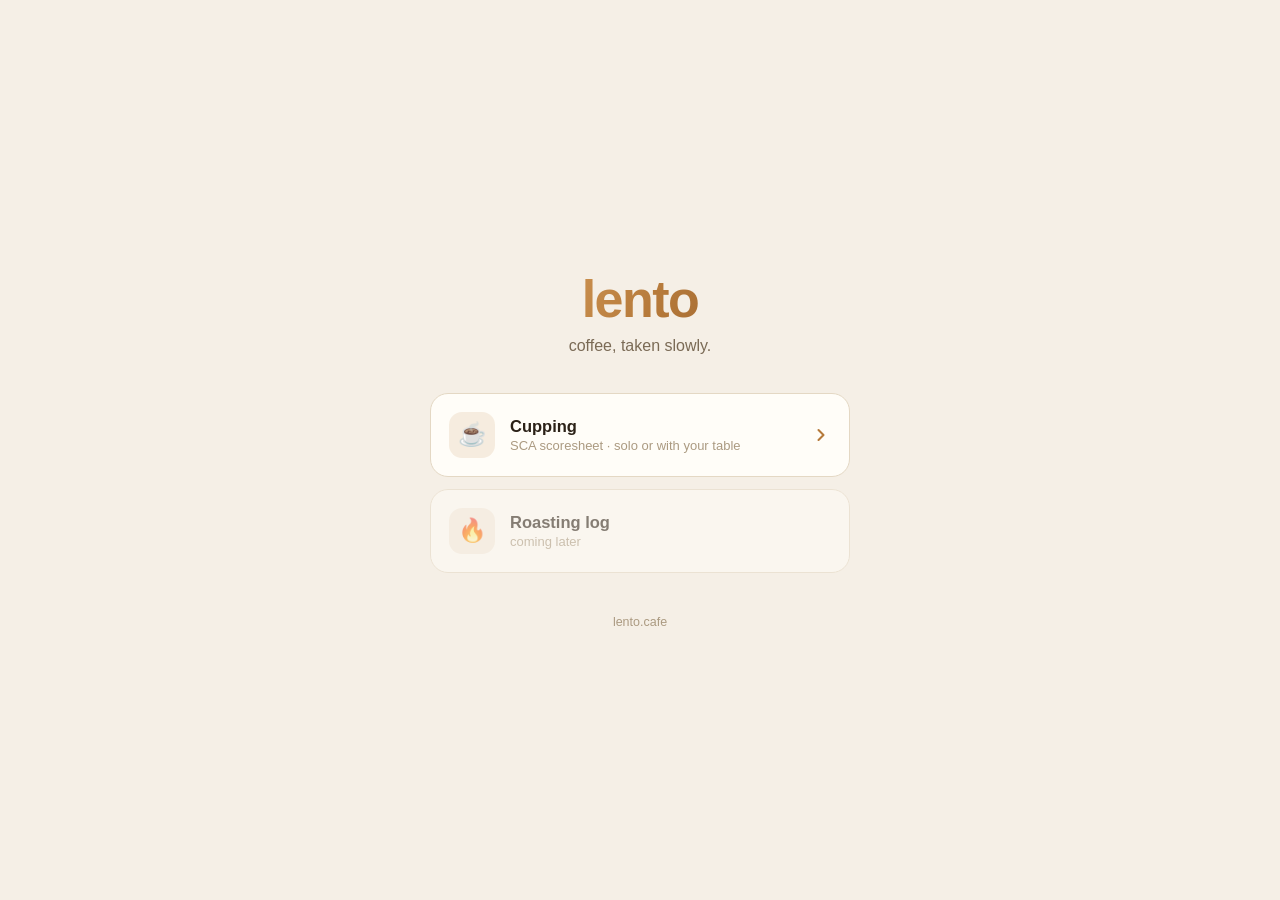
<file: index.html>
<!DOCTYPE html>
<html lang="en">
<head>
  <meta charset="UTF-8">
  <meta name="viewport" content="width=device-width, initial-scale=1.0, viewport-fit=cover">
  <meta name="theme-color" content="#f5efe6">
  <title>lento.cafe</title>
  <meta name="description" content="lento — coffee, taken slowly. Tools for people who cup, roast, and care.">
  <link rel="icon" href="data:image/svg+xml,%3Csvg xmlns='http://www.w3.org/2000/svg' viewBox='0 0 100 100'%3E%3Ctext y='.9em' font-size='90'%3E%E2%98%95%EF%B8%8F%3C/text%3E%3C/svg%3E">
  <style>
    :root {
      --bg: #f5efe6;
      --bg-card: #fffdf8;
      --line: #e4d8c4;
      --text: #2b2117;
      --text-dim: #7a6a55;
      --text-faint: #ab9a81;
      --accent: #b5793a;
      --accent-deep: #8a5526;
      --accent-soft: rgba(181, 121, 58, 0.13);
      --spring: cubic-bezier(0.32, 1.4, 0.45, 1);
    }
    * { margin: 0; padding: 0; box-sizing: border-box; }
    body {
      min-height: 100dvh;
      display: flex;
      align-items: center;
      justify-content: center;
      background: var(--bg);
      color: var(--text);
      font-family: -apple-system, BlinkMacSystemFont, "SF Pro Text", "Segoe UI", Roboto, sans-serif;
      -webkit-font-smoothing: antialiased;
      padding: 32px 22px;
    }
    .wrap { width: 100%; max-width: 420px; text-align: center; }
    .mark {
      font-size: 52px;
      font-weight: 800;
      letter-spacing: -1.5px;
      background: linear-gradient(120deg, #e8b06b, var(--accent) 55%, var(--accent-deep));
      -webkit-background-clip: text;
      background-clip: text;
      -webkit-text-fill-color: transparent;
      line-height: 1.1;
    }
    .tagline { margin-top: 8px; color: var(--text-dim); font-size: 16px; }
    .cards { margin-top: 38px; display: flex; flex-direction: column; gap: 12px; text-align: left; }
    .card {
      display: flex;
      align-items: center;
      gap: 15px;
      background: var(--bg-card);
      border: 1px solid var(--line);
      border-radius: 18px;
      padding: 18px;
      text-decoration: none;
      color: inherit;
      transition: transform 0.2s var(--spring), box-shadow 0.2s;
    }
    .card:hover { transform: translateY(-2px); box-shadow: 0 10px 28px rgba(95, 65, 25, 0.12); }
    .card:active { transform: scale(0.98); }
    .card-icon {
      width: 46px; height: 46px;
      flex: none;
      border-radius: 13px;
      background: var(--accent-soft);
      display: grid;
      place-items: center;
      font-size: 23px;
    }
    .card-title { font-size: 16.5px; font-weight: 700; }
    .card-sub { font-size: 13px; color: var(--text-faint); margin-top: 2px; }
    .card-arrow { margin-left: auto; color: var(--accent); flex: none; }
    .soon { opacity: 0.55; pointer-events: none; }
    footer { margin-top: 42px; font-size: 12.5px; color: var(--text-faint); }
  </style>
</head>
<body>
  <main class="wrap">
    <h1 class="mark">lento</h1>
    <p class="tagline">coffee, taken slowly.</p>

    <div class="cards">
      <a class="card" href="/cupping/">
        <span class="card-icon">☕️</span>
        <span>
          <span class="card-title">Cupping</span>
          <span class="card-sub" style="display:block">SCA scoresheet · solo or with your table</span>
        </span>
        <svg class="card-arrow" viewBox="0 0 24 24" width="20" height="20"><path d="M9 6l6 6-6 6" fill="none" stroke="currentColor" stroke-width="2.5" stroke-linecap="round" stroke-linejoin="round"/></svg>
      </a>
      <div class="card soon">
        <span class="card-icon">🔥</span>
        <span>
          <span class="card-title">Roasting log</span>
          <span class="card-sub" style="display:block">coming later</span>
        </span>
      </div>
    </div>

    <footer>lento.cafe</footer>
  </main>
</body>
</html>
</file>
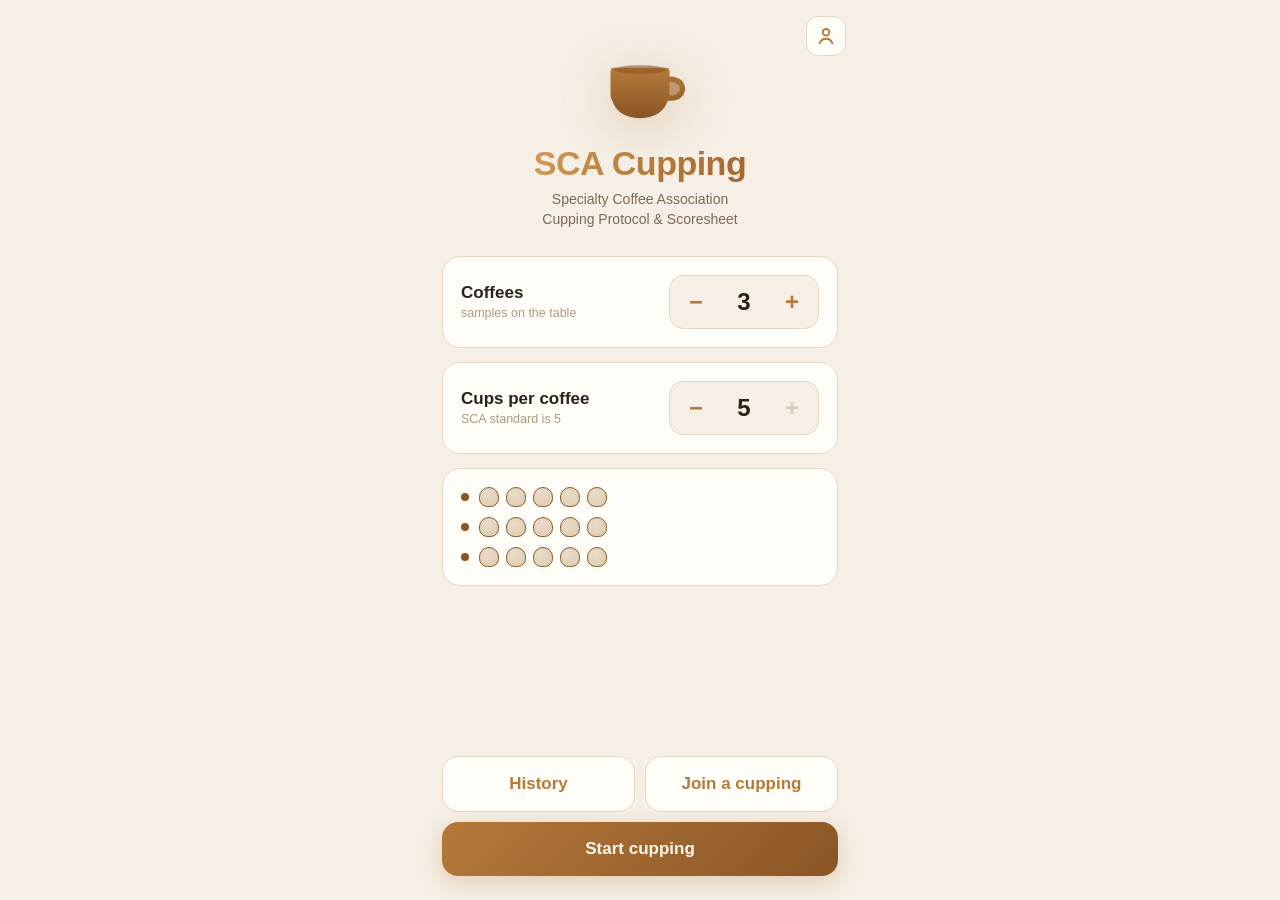
<file: cupping/index.html>
<!DOCTYPE html>
<html lang="en" data-theme="crema">
<head>
  <meta charset="UTF-8">
  <meta name="viewport" content="width=device-width, initial-scale=1.0, maximum-scale=1.0, user-scalable=no, viewport-fit=cover">
  <meta name="apple-mobile-web-app-capable" content="yes">
  <meta name="apple-mobile-web-app-status-bar-style" content="default">
  <meta name="apple-mobile-web-app-title" content="Cupping">
  <meta name="theme-color" content="#f5efe6">
  <title>SCA Cupping</title>
  <link rel="icon" href="data:image/svg+xml,%3Csvg xmlns='http://www.w3.org/2000/svg' viewBox='0 0 100 100'%3E%3Ctext y='.9em' font-size='90'%3E%E2%98%95%EF%B8%8F%3C/text%3E%3C/svg%3E">
  <link rel="manifest" href="manifest.webmanifest">
  <link rel="stylesheet" href="styles.css">
</head>
<body>

  <!-- ============ SETUP SCREEN ============ -->
  <section id="screen-setup" class="screen active">
    <div class="setup-inner">
      <button id="btn-account" class="icon-btn account-btn" aria-label="Your profile">
        <svg viewBox="0 0 24 24" width="22" height="22"><circle cx="12" cy="8" r="3.6" fill="none" stroke="currentColor" stroke-width="2"/><path d="M5 20c1.2-3.4 3.9-5 7-5s5.8 1.6 7 5" fill="none" stroke="currentColor" stroke-width="2" stroke-linecap="round"/></svg>
        <span class="account-dot hidden" id="account-dot"></span>
      </button>
      <header class="setup-hero">
        <div class="hero-cup">
          <svg viewBox="0 0 120 120" class="cup-svg" aria-hidden="true">
            <defs>
              <linearGradient id="cupGrad" x1="0" y1="0" x2="0" y2="1">
                <stop offset="0" stop-color="var(--accent)"/>
                <stop offset="1" stop-color="var(--accent-deep)"/>
              </linearGradient>
            </defs>
            <path class="steam steam-1" d="M48 30 C44 22, 52 18, 48 10" fill="none"/>
            <path class="steam steam-2" d="M60 28 C56 20, 64 16, 60 8" fill="none"/>
            <path class="steam steam-3" d="M72 30 C68 22, 76 18, 72 10" fill="none"/>
            <path d="M30 46 h60 a4 4 0 0 1 4 4 v6 c14 0 18 8 18 14 s-4 14-18 14 h-2 c-4 12-14 20-32 20 s-28-8-32-20 a10 10 0 0 1 -2 -6 V50 a4 4 0 0 1 4-4z" fill="url(#cupGrad)"/>
            <path d="M94 62 c9 0 12 5 12 8 s-3 8-12 8 z" fill="var(--bg)" opacity=".35"/>
            <ellipse cx="60" cy="48" rx="30" ry="5" fill="var(--accent-deep)" opacity=".55"/>
          </svg>
        </div>
        <h1>SCA Cupping</h1>
        <p class="subtitle">Specialty Coffee Association<br>Cupping Protocol &amp; Scoresheet</p>
      </header>

      <div class="setup-cards">
        <div class="setup-card">
          <div class="setup-card-label">
            <span class="setup-card-title">Coffees</span>
            <span class="setup-card-hint">samples on the table</span>
          </div>
          <div class="stepper" id="stepper-coffees">
            <button class="stepper-btn" data-action="dec" aria-label="Fewer coffees">−</button>
            <span class="stepper-value" id="value-coffees">3</span>
            <button class="stepper-btn" data-action="inc" aria-label="More coffees">+</button>
          </div>
        </div>

        <div class="setup-card">
          <div class="setup-card-label">
            <span class="setup-card-title">Cups per coffee</span>
            <span class="setup-card-hint">SCA standard is 5</span>
          </div>
          <div class="stepper" id="stepper-cups">
            <button class="stepper-btn" data-action="dec" aria-label="Fewer cups">−</button>
            <span class="stepper-value" id="value-cups">5</span>
            <button class="stepper-btn" data-action="inc" aria-label="More cups">+</button>
          </div>
        </div>

        <div class="cups-preview" id="cups-preview" aria-hidden="true"></div>
      </div>

      <div class="setup-actions">
        <div class="setup-actions-row">
          <button id="btn-history" class="btn btn-ghost">History</button>
          <button id="btn-join" class="btn btn-ghost">Join a cupping</button>
        </div>
        <button id="btn-resume" class="btn btn-ghost hidden">Resume last session</button>
        <button id="btn-start" class="btn btn-primary">Start cupping</button>
      </div>
    </div>
  </section>

  <!-- ============ CUPPING SCREEN ============ -->
  <section id="screen-cupping" class="screen">
    <header class="cupping-header">
      <button id="btn-back-setup" class="icon-btn" aria-label="Back to setup">
        <svg viewBox="0 0 24 24" width="22" height="22"><path d="M15 18l-6-6 6-6" fill="none" stroke="currentColor" stroke-width="2.5" stroke-linecap="round" stroke-linejoin="round"/></svg>
      </button>
      <nav class="coffee-tabs" id="coffee-tabs"></nav>
      <button id="btn-share-session" class="icon-btn" aria-label="Share cupping code">
        <svg viewBox="0 0 24 24" width="20" height="20"><path d="M16 8a3 3 0 1 0-2.83-4H13a3 3 0 0 0 .09.73L8.6 7.36a3 3 0 1 0 0 5.28l4.49 2.63A3 3 0 1 0 16 14c-.65 0-1.25.21-1.74.56l-4.35-2.55a3 3 0 0 0 0-2.02l4.35-2.55c.49.35 1.09.56 1.74.56z" fill="currentColor"/></svg>
      </button>
      <button id="btn-finish" class="finish-btn">Results</button>
    </header>

    <div class="panels" id="panels"></div>

    <footer class="scorebar" id="scorebar">
      <div class="scorebar-info">
        <span class="scorebar-label" id="scorebar-name">Coffee 1</span>
        <span class="scorebar-grade" id="scorebar-grade">Excellent</span>
      </div>
      <div class="scorebar-score">
        <span id="scorebar-value">82.50</span>
        <span class="scorebar-max">/100</span>
      </div>
    </footer>
  </section>

  <!-- ============ RESULTS SCREEN ============ -->
  <section id="screen-results" class="screen">
    <header class="results-header">
      <button id="btn-back-cupping" class="icon-btn" aria-label="Back to cupping">
        <svg viewBox="0 0 24 24" width="22" height="22"><path d="M15 18l-6-6 6-6" fill="none" stroke="currentColor" stroke-width="2.5" stroke-linecap="round" stroke-linejoin="round"/></svg>
      </button>
      <h2>Results</h2>
      <button id="btn-share" class="icon-btn" aria-label="Share results">
        <svg viewBox="0 0 24 24" width="22" height="22"><path d="M12 3v13M7 8l5-5 5 5M5 13v6a2 2 0 0 0 2 2h10a2 2 0 0 0 2-2v-6" fill="none" stroke="currentColor" stroke-width="2" stroke-linecap="round" stroke-linejoin="round"/></svg>
      </button>
    </header>

    <div class="results-scroll">
      <div class="podium" id="podium"></div>
      <div class="radar-card">
        <h3>Sensory profile</h3>
        <div id="radar-wrap"></div>
        <div class="radar-legend" id="radar-legend"></div>
      </div>
      <div class="team-card" id="team-card"></div>
      <div class="ranking" id="ranking"></div>
      <button id="btn-new-session" class="btn btn-danger-ghost">Start new session</button>
      <div class="results-footpad"></div>
    </div>
  </section>

  <!-- ============ HISTORY SCREEN ============ -->
  <section id="screen-history" class="screen">
    <header class="results-header">
      <button id="btn-back-history" class="icon-btn" aria-label="Back to setup">
        <svg viewBox="0 0 24 24" width="22" height="22"><path d="M15 18l-6-6 6-6" fill="none" stroke="currentColor" stroke-width="2.5" stroke-linecap="round" stroke-linejoin="round"/></svg>
      </button>
      <h2>History</h2>
      <span class="icon-btn" aria-hidden="true"></span>
    </header>

    <div class="results-scroll" id="history-scroll">
      <div class="history-empty hidden" id="history-empty">
        <div class="history-empty-icon">☕️</div>
        <p>No cuppings yet.<br>Finish a session and it will be archived here automatically.</p>
      </div>

      <div id="history-content">
        <div class="stats-row" id="stats-row"></div>

        <div class="hist-section">
          <h3 class="hist-title">Average score by</h3>
          <div class="seg" id="dim-seg"></div>
          <div class="group-list" id="group-list"></div>
        </div>

        <div class="hist-section">
          <h3 class="hist-title">Recent coffees</h3>
          <div class="hist-list" id="hist-list"></div>
        </div>

        <button id="btn-clear-history" class="btn btn-danger-ghost">Clear history</button>
      </div>
      <div class="results-footpad"></div>
    </div>
  </section>

  <datalist id="process-list">
    <option value="Washed"></option>
    <option value="Natural"></option>
    <option value="Honey"></option>
    <option value="Anaerobic"></option>
    <option value="Carbonic Maceration"></option>
    <option value="Wet-Hulled"></option>
  </datalist>
  <datalist id="variety-list">
    <option value="Typica"></option>
    <option value="Bourbon"></option>
    <option value="Caturra"></option>
    <option value="Catuaí"></option>
    <option value="Geisha"></option>
    <option value="SL28"></option>
    <option value="SL34"></option>
    <option value="Pacamara"></option>
    <option value="Castillo"></option>
    <option value="Heirloom"></option>
  </datalist>

  <div id="account-modal" class="modal hidden">
    <div class="modal-sheet" id="account-sheet"></div>
  </div>

  <div id="share-modal" class="modal hidden">
    <div class="modal-sheet">
      <h3>Invite cuppers</h3>
      <div class="share-pin-wrap" id="share-pin-wrap">
        <span class="detail-label">Live code</span>
        <div class="share-pin" id="share-pin"></div>
      </div>
      <div class="share-qr-wrap">
        <div class="share-qr" id="share-qr"></div>
      </div>
      <p class="modal-hint" id="share-hint">Cuppers can scan the QR with their camera, enter the live code in “Join a cupping”, or open the link you share.</p>
      <div class="modal-actions">
        <button id="share-close" class="btn btn-ghost">Done</button>
        <button id="share-link" class="btn btn-primary">Share link</button>
      </div>
    </div>
  </div>

  <div id="modal" class="modal hidden">
    <div class="modal-sheet">
      <h3 id="modal-title">Paste code</h3>
      <p id="modal-hint" class="modal-hint"></p>
      <textarea id="modal-input" class="modal-input" rows="4" spellcheck="false" autocapitalize="off" autocomplete="off"></textarea>
      <div class="modal-actions">
        <button id="modal-cancel" class="btn btn-ghost">Cancel</button>
        <button id="modal-submit" class="btn btn-primary">Load</button>
      </div>
    </div>
  </div>

  <div id="toast" class="toast" role="status"></div>

  <script src="qrcode.js"></script>
  <script src="app.js"></script>
</body>
</html>
</file>
<file: cupping/styles.css>
/* ============================================================
   SCA Cupping — styles
   Warm, dark, iOS-native feel. Mobile-first (iPhone).
   Themeable via data-theme on <html>.
   ============================================================ */

:root {
  --bg: #14100d;
  --bg-raise: #1e1813;
  --bg-card: #241c15;
  --bg-card-2: #2c2219;
  --line: #3a2e22;
  --text: #f3e9dc;
  --text-dim: #a89579;
  --text-faint: #6f6151;
  --accent: #e8b06b;
  --accent-deep: #b5793a;
  --accent-soft: rgba(232, 176, 107, 0.14);
  --on-accent: #1c1207;
  --hi: #f7dfb8;
  --glass-h: rgba(20, 16, 13, 0.86);
  --glass: rgba(36, 28, 21, 0.82);
  --cup-a: #4a3721;
  --cup-b: #33261a;
  --green: #8fc98a;
  --red: #e07a5f;
  --shadow: 0 8px 30px rgba(0, 0, 0, 0.35);
  --glow: rgba(232, 176, 107, 0.28);
  --radius: 18px;
  --radius-sm: 12px;
  --sat: env(safe-area-inset-top, 0px);
  --sab: env(safe-area-inset-bottom, 0px);
  --spring: cubic-bezier(0.32, 1.4, 0.45, 1);
  --ease: cubic-bezier(0.25, 0.8, 0.3, 1);
}

/* ---- Crema: light, café con leche ---- */
:root[data-theme="crema"] {
  --bg: #f5efe6;
  --bg-raise: #efe7da;
  --bg-card: #fffdf8;
  --bg-card-2: #f7f0e4;
  --line: #e4d8c4;
  --text: #2b2117;
  --text-dim: #7a6a55;
  --text-faint: #ab9a81;
  --accent: #b5793a;
  --accent-deep: #8a5526;
  --accent-soft: rgba(181, 121, 58, 0.13);
  --on-accent: #fff8ec;
  --hi: #e8b06b;
  --glass-h: rgba(245, 239, 230, 0.86);
  --glass: rgba(255, 253, 248, 0.85);
  --cup-a: #e9ddc9;
  --cup-b: #dccbae;
  --green: #5f9e58;
  --red: #c25438;
  --shadow: 0 8px 30px rgba(95, 65, 25, 0.13);
  --glow: rgba(181, 121, 58, 0.3);
}

/* ---- Midnight: cool slate + copper ---- */
:root[data-theme="midnight"] {
  --bg: #0e1116;
  --bg-raise: #141922;
  --bg-card: #161c26;
  --bg-card-2: #1c2430;
  --line: #26303e;
  --text: #e8edf4;
  --text-dim: #8fa0b5;
  --text-faint: #5b697c;
  --accent: #e0956a;
  --accent-deep: #a45f38;
  --accent-soft: rgba(224, 149, 106, 0.14);
  --on-accent: #160e08;
  --hi: #ffd9b8;
  --glass-h: rgba(14, 17, 22, 0.86);
  --glass: rgba(22, 28, 38, 0.82);
  --cup-a: #26303e;
  --cup-b: #1a222c;
  --green: #85c98f;
  --red: #e07a6a;
  --shadow: 0 8px 30px rgba(0, 0, 0, 0.45);
  --glow: rgba(224, 149, 106, 0.26);
}

/* ---- Berry: natural-process plum + hibiscus ---- */
:root[data-theme="berry"] {
  --bg: #170f16;
  --bg-raise: #1f1420;
  --bg-card: #231624;
  --bg-card-2: #2c1c2c;
  --line: #3c2a3b;
  --text: #f6e9f2;
  --text-dim: #b394a8;
  --text-faint: #7a6173;
  --accent: #e8829e;
  --accent-deep: #b04f72;
  --accent-soft: rgba(232, 130, 158, 0.14);
  --on-accent: #230a13;
  --hi: #ffd3e0;
  --glass-h: rgba(23, 15, 22, 0.86);
  --glass: rgba(35, 22, 36, 0.82);
  --cup-a: #45304a;
  --cup-b: #2e1f30;
  --green: #93cb9a;
  --red: #e07a5f;
  --shadow: 0 8px 30px rgba(0, 0, 0, 0.4);
  --glow: rgba(232, 130, 158, 0.26);
}

* { margin: 0; padding: 0; box-sizing: border-box; }

html { height: 100%; }

body {
  height: 100dvh;
  overflow: hidden;
  background: var(--bg);
  color: var(--text);
  font-family: -apple-system, BlinkMacSystemFont, "SF Pro Text", "Segoe UI", Roboto, sans-serif;
  -webkit-font-smoothing: antialiased;
  -webkit-tap-highlight-color: transparent;
  -webkit-text-size-adjust: 100%;
  user-select: none;
  -webkit-user-select: none;
  touch-action: manipulation;
  transition: background 0.35s;
}

button { font: inherit; color: inherit; background: none; border: none; cursor: pointer; }
input, textarea, select { font: inherit; }

/* ---------- screens ---------- */

.screen {
  position: fixed;
  inset: 0;
  display: none;
  flex-direction: column;
  background: var(--bg);
}
.screen.active { display: flex; animation: screenIn 0.35s var(--ease); }

@keyframes screenIn {
  from { opacity: 0; transform: translateY(12px); }
  to   { opacity: 1; transform: none; }
}

.hidden { display: none !important; }

@media (prefers-reduced-motion: reduce) {
  *, *::before, *::after { animation-duration: 0.01ms !important; transition-duration: 0.01ms !important; }
}

/* ============================================================
   SETUP
   ============================================================ */

#screen-setup { overflow-y: auto; }

.setup-inner {
  width: 100%;
  max-width: 440px;
  margin: 0 auto;
  min-height: 100%;
  display: flex;
  flex-direction: column;
  padding: calc(var(--sat) + 28px) 22px calc(var(--sab) + 24px);
  position: relative;
}

.account-btn {
  position: absolute;
  top: calc(var(--sat) + 16px);
  right: 14px;
  background: var(--bg-card);
  border: 1px solid var(--line);
}
.account-dot {
  position: absolute;
  top: 7px; right: 7px;
  width: 9px; height: 9px;
  border-radius: 50%;
  background: var(--green);
  border: 2px solid var(--bg-card);
}

.setup-hero { text-align: center; margin-bottom: 26px; }

.hero-cup { width: 104px; margin: 0 auto 8px; }
.cup-svg { width: 100%; filter: drop-shadow(0 10px 24px var(--glow)); }

.steam {
  stroke: var(--accent);
  stroke-width: 3.5;
  stroke-linecap: round;
  opacity: 0;
  animation: steam 2.6s ease-in-out infinite;
}
.steam-2 { animation-delay: 0.5s; }
.steam-3 { animation-delay: 1s; }

@keyframes steam {
  0%   { opacity: 0; transform: translateY(6px); }
  35%  { opacity: 0.75; }
  100% { opacity: 0; transform: translateY(-7px); }
}

.setup-hero h1 {
  font-size: 34px;
  font-weight: 800;
  letter-spacing: -0.5px;
  background: linear-gradient(120deg, var(--hi), var(--accent) 55%, var(--accent-deep));
  -webkit-background-clip: text;
  background-clip: text;
  -webkit-text-fill-color: transparent;
}

.subtitle { margin-top: 6px; color: var(--text-dim); font-size: 14px; line-height: 1.45; }

.setup-cards { display: flex; flex-direction: column; gap: 14px; }

.setup-card {
  display: flex;
  align-items: center;
  justify-content: space-between;
  gap: 12px;
  background: var(--bg-card);
  border: 1px solid var(--line);
  border-radius: var(--radius);
  padding: 18px;
}

.setup-card-column { flex-direction: column; align-items: stretch; gap: 12px; }

.setup-card-label { display: flex; flex-direction: column; gap: 3px; }
.setup-card-title { font-size: 17px; font-weight: 700; }
.setup-card-hint { font-size: 12.5px; color: var(--text-faint); }

.stepper {
  display: flex;
  align-items: center;
  gap: 4px;
  background: var(--bg);
  border: 1px solid var(--line);
  border-radius: 14px;
  padding: 4px;
}

.stepper-btn {
  width: 44px;
  height: 44px;
  border-radius: 11px;
  font-size: 24px;
  font-weight: 600;
  color: var(--accent);
  display: grid;
  place-items: center;
  transition: background 0.15s, transform 0.15s var(--spring);
}
.stepper-btn:active { background: var(--accent-soft); transform: scale(0.88); }
.stepper-btn:disabled { color: var(--text-faint); opacity: 0.4; }

.stepper-value {
  min-width: 44px;
  text-align: center;
  font-size: 24px;
  font-weight: 800;
  font-variant-numeric: tabular-nums;
}
.stepper-value.bump { animation: bump 0.3s var(--spring); }
@keyframes bump { 50% { transform: scale(1.25); color: var(--accent); } }

/* animated table preview */
.cups-preview {
  display: flex;
  flex-direction: column;
  gap: 10px;
  background: var(--bg-card);
  border: 1px solid var(--line);
  border-radius: var(--radius);
  padding: 18px;
  min-height: 64px;
}

.preview-row { display: flex; align-items: center; gap: 10px; }
.preview-coffee-dot {
  width: 8px; height: 8px; border-radius: 50%;
  background: var(--accent-deep);
  flex: none;
}
.preview-cups { display: flex; gap: 7px; }
.preview-cup {
  width: 20px; height: 20px;
  border-radius: 50% 50% 42% 42%;
  background: radial-gradient(circle at 35% 30%, var(--cup-a), var(--cup-b));
  border: 1.5px solid var(--accent-deep);
  animation: cupPop 0.4s var(--spring) backwards;
}

@keyframes cupPop { from { transform: scale(0); } }

.setup-actions {
  margin-top: auto;
  padding-top: 26px;
  display: flex;
  flex-direction: column;
  gap: 10px;
}

.setup-actions-row { display: flex; gap: 10px; }
.setup-actions-row .btn { flex: 1; }

/* ---------- buttons ---------- */

.btn {
  border-radius: 16px;
  padding: 17px;
  font-size: 17px;
  font-weight: 700;
  text-align: center;
  transition: transform 0.18s var(--spring), filter 0.18s;
}
.btn:active { transform: scale(0.965); filter: brightness(1.08); }

.btn-primary {
  background: linear-gradient(135deg, var(--accent), var(--accent-deep));
  color: var(--on-accent);
  box-shadow: 0 6px 22px var(--glow);
}

.btn-ghost {
  background: var(--bg-card);
  border: 1px solid var(--line);
  color: var(--accent);
}

.btn-danger-ghost {
  background: none;
  border: 1px solid var(--red);
  color: var(--red);
  margin: 10px 18px 0;
  opacity: 0.85;
}

/* ============================================================
   CUPPING
   ============================================================ */

.cupping-header {
  display: flex;
  align-items: center;
  gap: 8px;
  padding: calc(var(--sat) + 10px) 12px 10px;
  background: var(--glass-h);
  -webkit-backdrop-filter: blur(18px);
  backdrop-filter: blur(18px);
  border-bottom: 1px solid var(--line);
  z-index: 5;
}

.icon-btn {
  width: 40px; height: 40px;
  flex: none;
  border-radius: 12px;
  display: grid;
  place-items: center;
  color: var(--accent);
  transition: background 0.15s, transform 0.15s var(--spring);
}
.icon-btn:active { background: var(--accent-soft); transform: scale(0.88); }

.coffee-tabs {
  flex: 1;
  display: flex;
  gap: 8px;
  overflow-x: auto;
  scrollbar-width: none;
  -webkit-overflow-scrolling: touch;
  padding: 2px;
}
.coffee-tabs::-webkit-scrollbar { display: none; }

.coffee-tab {
  flex: none;
  padding: 9px 15px;
  border-radius: 999px;
  background: var(--bg-card);
  border: 1px solid var(--line);
  font-size: 14px;
  font-weight: 700;
  color: var(--text-dim);
  transition: all 0.25s var(--ease);
  display: flex;
  align-items: center;
  gap: 7px;
}
.coffee-tab .tab-score {
  font-size: 12px;
  font-variant-numeric: tabular-nums;
  color: var(--text-faint);
}
.coffee-tab.active {
  background: var(--accent);
  border-color: var(--accent);
  color: var(--on-accent);
  transform: scale(1.04);
}
.coffee-tab.active .tab-score { color: var(--on-accent); opacity: 0.65; }

.finish-btn {
  flex: none;
  padding: 9px 14px;
  border-radius: 999px;
  background: var(--accent-soft);
  color: var(--accent);
  font-size: 14px;
  font-weight: 700;
  transition: transform 0.15s var(--spring);
}
.finish-btn:active { transform: scale(0.92); }

/* horizontally swipeable panels */
.panels {
  flex: 1;
  display: flex;
  overflow-x: auto;
  overflow-y: hidden;
  scroll-snap-type: x mandatory;
  scrollbar-width: none;
  -webkit-overflow-scrolling: touch;
}
.panels::-webkit-scrollbar { display: none; }

.panel {
  flex: none;
  width: 100%;
  height: 100%;
  scroll-snap-align: start;
  scroll-snap-stop: always;
  overflow-y: auto;
  -webkit-overflow-scrolling: touch;
  padding: 16px 16px 130px;
  overscroll-behavior-y: contain;
}

/* ---------- coffee name ---------- */

.name-field {
  width: 100%;
  background: var(--bg-card);
  border: 1px solid var(--line);
  border-radius: var(--radius-sm);
  color: var(--text);
  font-size: 17px;
  font-weight: 700;
  padding: 14px 16px;
  margin-bottom: 12px;
  outline: none;
  transition: border-color 0.2s;
  user-select: text;
  -webkit-user-select: text;
}
.name-field::placeholder { color: var(--text-faint); font-weight: 500; }
.name-field:focus { border-color: var(--accent-deep); }

/* ---------- coffee details (variety, farm, …) ---------- */

.details-card {
  background: var(--bg-card);
  border: 1px solid var(--line);
  border-radius: var(--radius);
  margin-bottom: 12px;
  overflow: hidden;
}

.details-toggle {
  width: 100%;
  display: flex;
  align-items: center;
  justify-content: space-between;
  gap: 10px;
  padding: 15px 16px;
  text-align: left;
}
.details-toggle-label { font-size: 15.5px; font-weight: 700; }
.details-summary {
  flex: 1;
  font-size: 12px;
  color: var(--text-faint);
  text-align: right;
  white-space: nowrap;
  overflow: hidden;
  text-overflow: ellipsis;
}
.details-chevron {
  flex: none;
  color: var(--accent);
  transition: transform 0.3s var(--spring);
}
.details-card.open .details-chevron { transform: rotate(180deg); }

.details-collapse {
  display: grid;
  grid-template-rows: 0fr;
  transition: grid-template-rows 0.3s var(--ease);
}
.details-card.open .details-collapse { grid-template-rows: 1fr; }
.details-collapse-inner { overflow: hidden; min-height: 0; }

.details-grid {
  display: grid;
  grid-template-columns: 1fr 1fr;
  gap: 10px;
  padding: 2px 16px 16px;
}

.detail-cell { display: flex; flex-direction: column; gap: 5px; }
.detail-cell.wide { grid-column: 1 / -1; }

.detail-label {
  font-size: 10.5px;
  font-weight: 700;
  letter-spacing: 0.06em;
  text-transform: uppercase;
  color: var(--text-faint);
}

.detail-field {
  width: 100%;
  background: var(--bg);
  border: 1px solid var(--line);
  border-radius: 10px;
  color: var(--text);
  font-size: 14.5px;
  padding: 10px 12px;
  outline: none;
  transition: border-color 0.2s;
  user-select: text;
  -webkit-user-select: text;
}
.detail-field::placeholder { color: var(--text-faint); }
.detail-field:focus { border-color: var(--accent-deep); }

/* ---------- attribute card / slider ---------- */

.attr-card {
  background: var(--bg-card);
  border: 1px solid var(--line);
  border-radius: var(--radius);
  padding: 16px 16px 14px;
  margin-bottom: 12px;
}

.attr-head {
  display: flex;
  align-items: baseline;
  justify-content: space-between;
  margin-bottom: 4px;
}

.attr-title { font-size: 15.5px; font-weight: 700; }
.attr-sub { font-size: 11.5px; color: var(--text-faint); margin-top: 1px; }

.attr-value {
  font-size: 22px;
  font-weight: 800;
  font-variant-numeric: tabular-nums;
  color: var(--accent);
  transition: transform 0.2s var(--spring);
}
.attr-value.pop { animation: bump 0.25s var(--spring); }

/* custom slider */
.slider {
  position: relative;
  height: 48px;
  margin-top: 6px;
  touch-action: none;
}

.slider-track {
  position: absolute;
  left: 0; right: 0;
  top: 50%;
  height: 6px;
  transform: translateY(-50%);
  border-radius: 999px;
  background: var(--bg);
  overflow: hidden;
}

.slider-fill {
  position: absolute;
  left: 0; top: 0; bottom: 0;
  width: 50%;
  border-radius: 999px;
  background: linear-gradient(90deg, var(--accent-deep), var(--accent));
}

.slider-ticks {
  position: absolute;
  left: 0; right: 0;
  top: 50%;
  transform: translateY(-50%);
  height: 6px;
  pointer-events: none;
}
.slider-tick {
  position: absolute;
  top: 50%;
  width: 2px;
  height: 10px;
  transform: translate(-50%, -50%);
  background: var(--line);
  border-radius: 2px;
}

.slider-thumb {
  position: absolute;
  top: 50%;
  width: 30px;
  height: 30px;
  border-radius: 50%;
  transform: translate(-50%, -50%);
  background: radial-gradient(circle at 32% 30%, var(--hi), var(--accent) 60%, var(--accent-deep));
  box-shadow: 0 3px 12px rgba(0, 0, 0, 0.35), 0 0 0 5px var(--accent-soft);
  transition: box-shadow 0.2s;
}
.slider.dragging .slider-thumb {
  box-shadow: 0 3px 14px rgba(0, 0, 0, 0.4), 0 0 0 10px var(--accent-soft);
}

.slider-labels {
  display: flex;
  justify-content: space-between;
  font-size: 11px;
  color: var(--text-faint);
  font-variant-numeric: tabular-nums;
  padding: 0 4px;
}

/* ---------- per-cup attribute (uniformity / clean / sweetness) ---------- */

.cups-row {
  display: flex;
  gap: 10px;
  margin-top: 12px;
}

.cup-check {
  flex: 1;
  aspect-ratio: 1;
  max-width: 60px;
  border-radius: 16px;
  border: 1.5px solid var(--line);
  background: var(--bg);
  display: grid;
  place-items: center;
  position: relative;
  transition: all 0.22s var(--spring);
}
.cup-check svg { width: 24px; height: 24px; }
.cup-check .cup-outline { stroke: var(--text-faint); transition: stroke 0.2s; }
.cup-check.checked {
  background: var(--accent-soft);
  border-color: var(--accent);
  transform: scale(1.02);
}
.cup-check.checked .cup-outline { stroke: var(--accent); }
.cup-check:active { transform: scale(0.9); }

.cup-check .cup-num {
  position: absolute;
  bottom: 4px;
  font-size: 9.5px;
  font-weight: 700;
  color: var(--text-faint);
}
.cup-check.checked .cup-num { color: var(--accent); }

/* ---------- defects ---------- */

.defect-rows { display: flex; flex-direction: column; gap: 12px; margin-top: 12px; }

.defect-row {
  display: flex;
  align-items: center;
  justify-content: space-between;
  gap: 10px;
}

.defect-info { display: flex; flex-direction: column; gap: 2px; }
.defect-name { font-size: 14.5px; font-weight: 700; }
.defect-pts { font-size: 11.5px; color: var(--text-faint); }

.defect-row .stepper { padding: 3px; }
.defect-row .stepper-btn { width: 38px; height: 38px; font-size: 20px; }
.defect-row .stepper-value { min-width: 34px; font-size: 19px; }

.defect-penalty {
  margin-top: 12px;
  text-align: right;
  font-size: 13px;
  font-weight: 700;
  color: var(--red);
  min-height: 16px;
}

/* ---------- notes ---------- */

.notes-field {
  width: 100%;
  min-height: 84px;
  resize: none;
  background: var(--bg-card);
  border: 1px solid var(--line);
  border-radius: var(--radius);
  color: var(--text);
  padding: 14px 16px;
  font-size: 15px;
  line-height: 1.45;
  outline: none;
  transition: border-color 0.2s;
  user-select: text;
  -webkit-user-select: text;
}
.notes-field:focus { border-color: var(--accent-deep); }
.notes-field::placeholder { color: var(--text-faint); }

/* ---------- score bar ---------- */

.scorebar {
  position: fixed;
  left: 12px; right: 12px;
  bottom: calc(var(--sab) + 12px);
  align-items: center;
  justify-content: space-between;
  padding: 14px 20px;
  border-radius: 20px;
  background: var(--glass);
  -webkit-backdrop-filter: blur(20px);
  backdrop-filter: blur(20px);
  border: 1px solid var(--line);
  box-shadow: var(--shadow);
  z-index: 6;
  display: none;
}
.scorebar.visible { display: flex; }

.scorebar-info { display: flex; flex-direction: column; gap: 2px; }
.scorebar-label { font-size: 13px; font-weight: 700; color: var(--text-dim); }
.scorebar-grade { font-size: 12px; font-weight: 600; color: var(--accent); }

.scorebar-score {
  font-size: 30px;
  font-weight: 800;
  font-variant-numeric: tabular-nums;
  display: flex;
  align-items: baseline;
  gap: 3px;
}
.scorebar-score.pulse { animation: bump 0.3s var(--spring); }
.scorebar-max { font-size: 13px; font-weight: 600; color: var(--text-faint); }

/* ============================================================
   RESULTS
   ============================================================ */

.results-header {
  display: flex;
  align-items: center;
  justify-content: space-between;
  padding: calc(var(--sat) + 10px) 12px 10px;
  border-bottom: 1px solid var(--line);
}
.results-header h2 { font-size: 18px; font-weight: 800; }

.results-scroll {
  flex: 1;
  overflow-y: auto;
  -webkit-overflow-scrolling: touch;
  padding: 18px 16px 0;
}

.results-footpad { height: calc(var(--sab) + 28px); }

/* podium (winner highlight) */
.podium {
  text-align: center;
  padding: 18px 16px 22px;
  border-radius: var(--radius);
  background:
    radial-gradient(120% 100% at 50% 0%, var(--accent-soft), transparent 60%),
    var(--bg-card);
  border: 1px solid var(--line);
  margin-bottom: 14px;
  animation: screenIn 0.5s var(--ease);
}
.podium-crown { font-size: 30px; }
.podium-name { font-size: 21px; font-weight: 800; margin-top: 4px; }
.podium-score {
  font-size: 46px;
  font-weight: 800;
  font-variant-numeric: tabular-nums;
  background: linear-gradient(120deg, var(--hi), var(--accent));
  -webkit-background-clip: text;
  background-clip: text;
  -webkit-text-fill-color: transparent;
  line-height: 1.15;
}
.podium-grade { font-size: 13.5px; font-weight: 700; color: var(--text-dim); }
.podium-meta { font-size: 12.5px; color: var(--text-faint); margin-top: 3px; }

/* radar */
.radar-card {
  background: var(--bg-card);
  border: 1px solid var(--line);
  border-radius: var(--radius);
  padding: 16px;
  margin-bottom: 14px;
}
.radar-card h3 { font-size: 15px; font-weight: 800; margin-bottom: 6px; }
#radar-wrap svg { width: 100%; height: auto; display: block; }

.radar-axis-label { font-size: 8.5px; fill: var(--text-dim); font-weight: 600; }
.radar-grid { stroke: var(--line); fill: none; }

.radar-legend {
  display: flex;
  flex-wrap: wrap;
  gap: 8px 14px;
  justify-content: center;
  margin-top: 8px;
}
.legend-item {
  display: flex;
  align-items: center;
  gap: 6px;
  font-size: 12.5px;
  font-weight: 600;
  color: var(--text-dim);
  transition: opacity 0.2s;
}
.legend-item.muted { opacity: 0.3; }
.legend-dot { width: 10px; height: 10px; border-radius: 50%; }

/* ranking list */
.ranking { display: flex; flex-direction: column; gap: 10px; }

.rank-card {
  background: var(--bg-card);
  border: 1px solid var(--line);
  border-radius: var(--radius);
  padding: 14px 16px;
  animation: screenIn 0.4s var(--ease) backwards;
}

.rank-top {
  display: flex;
  align-items: center;
  gap: 12px;
}

.rank-medal {
  width: 34px; height: 34px;
  flex: none;
  border-radius: 50%;
  display: grid;
  place-items: center;
  font-size: 14px;
  font-weight: 800;
  background: var(--bg);
  color: var(--text-dim);
  border: 1px solid var(--line);
}
.rank-medal.m1 { background: linear-gradient(135deg, var(--hi), var(--accent)); color: var(--on-accent); border: none; }
.rank-medal.m2 { background: linear-gradient(135deg, #d8d8d8, #9aa0a6); color: #17191c; border: none; }
.rank-medal.m3 { background: linear-gradient(135deg, #dda06c, #a05f33); color: #1c1207; border: none; }

.rank-info { flex: 1; min-width: 0; }
.rank-name { font-size: 15.5px; font-weight: 700; white-space: nowrap; overflow: hidden; text-overflow: ellipsis; }
.rank-grade { font-size: 12px; color: var(--text-faint); font-weight: 600; }

.rank-score { font-size: 22px; font-weight: 800; font-variant-numeric: tabular-nums; color: var(--accent); }

.rank-bar {
  margin-top: 10px;
  height: 5px;
  border-radius: 999px;
  background: var(--bg);
  overflow: hidden;
}
.rank-bar-fill {
  height: 100%;
  border-radius: 999px;
  background: linear-gradient(90deg, var(--accent-deep), var(--accent));
  width: 0;
  transition: width 0.9s var(--ease) 0.2s;
}

.rank-meta {
  margin-top: 8px;
  font-size: 12px;
  color: var(--text-faint);
  font-weight: 600;
}

.rank-notes {
  margin-top: 7px;
  font-size: 13px;
  color: var(--text-dim);
  line-height: 1.4;
}

/* ============================================================
   HISTORY
   ============================================================ */

.history-empty {
  text-align: center;
  padding: 70px 30px;
  color: var(--text-dim);
  font-size: 15px;
  line-height: 1.5;
}
.history-empty-icon { font-size: 44px; margin-bottom: 12px; }

.stats-row {
  display: grid;
  grid-template-columns: repeat(3, 1fr);
  gap: 10px;
  margin-bottom: 18px;
}

.stat-tile {
  background: var(--bg-card);
  border: 1px solid var(--line);
  border-radius: var(--radius);
  padding: 14px 10px;
  text-align: center;
}
.stat-value {
  font-size: 24px;
  font-weight: 800;
  font-variant-numeric: tabular-nums;
  color: var(--accent);
  line-height: 1.2;
}
.stat-label {
  font-size: 10.5px;
  font-weight: 700;
  letter-spacing: 0.06em;
  text-transform: uppercase;
  color: var(--text-faint);
  margin-top: 4px;
}

.hist-section { margin-bottom: 20px; }
.hist-title { font-size: 15px; font-weight: 800; margin-bottom: 10px; }

.seg {
  display: flex;
  gap: 4px;
  background: var(--bg-card);
  border: 1px solid var(--line);
  border-radius: 13px;
  padding: 4px;
  overflow-x: auto;
  scrollbar-width: none;
  margin-bottom: 12px;
}
.seg::-webkit-scrollbar { display: none; }

.seg-btn {
  flex: 1 0 auto;
  padding: 9px 14px;
  border-radius: 9px;
  font-size: 13px;
  font-weight: 700;
  color: var(--text-dim);
  white-space: nowrap;
  transition: all 0.2s var(--ease);
}
.seg-btn.active { background: var(--accent); color: var(--on-accent); }

.group-list { display: flex; flex-direction: column; gap: 8px; }

.group-row {
  background: var(--bg-card);
  border: 1px solid var(--line);
  border-radius: var(--radius-sm);
  padding: 12px 14px;
  animation: screenIn 0.3s var(--ease) backwards;
}
.group-row-top {
  display: flex;
  align-items: baseline;
  justify-content: space-between;
  gap: 10px;
}
.group-name { font-size: 14.5px; font-weight: 700; white-space: nowrap; overflow: hidden; text-overflow: ellipsis; }
.group-count { font-size: 11.5px; color: var(--text-faint); font-weight: 600; flex: none; }
.group-avg { font-size: 17px; font-weight: 800; font-variant-numeric: tabular-nums; color: var(--accent); flex: none; }
.group-bar {
  margin-top: 8px;
  height: 4px;
  border-radius: 999px;
  background: var(--bg);
  overflow: hidden;
}
.group-bar-fill {
  height: 100%;
  border-radius: 999px;
  background: linear-gradient(90deg, var(--accent-deep), var(--accent));
  transition: width 0.7s var(--ease) 0.1s;
  width: 0;
}

.group-empty {
  text-align: center;
  padding: 22px;
  font-size: 13.5px;
  color: var(--text-faint);
  background: var(--bg-card);
  border: 1px dashed var(--line);
  border-radius: var(--radius-sm);
}

.hist-list { display: flex; flex-direction: column; gap: 8px; }

.hist-item {
  display: flex;
  align-items: center;
  gap: 12px;
  background: var(--bg-card);
  border: 1px solid var(--line);
  border-radius: var(--radius-sm);
  padding: 12px 14px;
}
.hist-item-info { flex: 1; min-width: 0; }
.hist-item-name { font-size: 14.5px; font-weight: 700; white-space: nowrap; overflow: hidden; text-overflow: ellipsis; }
.hist-item-meta { font-size: 11.5px; color: var(--text-faint); margin-top: 2px; white-space: nowrap; overflow: hidden; text-overflow: ellipsis; }
.hist-item-right { text-align: right; flex: none; }
.hist-item-score { font-size: 17px; font-weight: 800; font-variant-numeric: tabular-nums; color: var(--accent); }
.hist-item-date { font-size: 10.5px; color: var(--text-faint); margin-top: 1px; }

/* ============================================================
   TEAM SCORES (social cupping)
   ============================================================ */

.team-card {
  background: var(--bg-card);
  border: 1px solid var(--line);
  border-radius: var(--radius);
  padding: 16px;
  margin-bottom: 14px;
}
.team-card h3 { font-size: 15px; font-weight: 800; }
.team-sub { font-size: 12.5px; color: var(--text-faint); margin-top: 3px; margin-bottom: 12px; }

.team-name-row { display: flex; flex-direction: column; gap: 5px; margin-bottom: 10px; }

.team-actions { display: flex; gap: 8px; }
.team-actions .btn { flex: 1; padding: 13px 8px; font-size: 14px; border-radius: 13px; }

.team-results { margin-top: 14px; display: flex; flex-direction: column; gap: 8px; }

.team-coffee-row {
  background: var(--bg);
  border: 1px solid var(--line);
  border-radius: var(--radius-sm);
  padding: 11px 13px;
}
.team-coffee-top {
  display: flex;
  align-items: baseline;
  justify-content: space-between;
  gap: 10px;
}
.team-coffee-name { font-size: 14px; font-weight: 700; white-space: nowrap; overflow: hidden; text-overflow: ellipsis; }
.team-coffee-avg { font-size: 17px; font-weight: 800; font-variant-numeric: tabular-nums; color: var(--accent); flex: none; }
.team-coffee-avg small { font-size: 10px; font-weight: 700; color: var(--text-faint); margin-left: 3px; }
.team-coffee-cuppers {
  margin-top: 4px;
  font-size: 12px;
  color: var(--text-dim);
  font-variant-numeric: tabular-nums;
  line-height: 1.5;
}

.team-cuppers-row {
  display: flex;
  flex-wrap: wrap;
  gap: 6px;
  margin-top: 12px;
}
.cupper-chip {
  display: flex;
  align-items: center;
  gap: 6px;
  background: var(--accent-soft);
  color: var(--accent);
  font-size: 12.5px;
  font-weight: 700;
  padding: 6px 8px 6px 12px;
  border-radius: 999px;
}
.cupper-chip button {
  width: 18px; height: 18px;
  border-radius: 50%;
  display: grid;
  place-items: center;
  font-size: 13px;
  line-height: 1;
  color: var(--accent);
  background: transparent;
}
.cupper-chip.me { padding-right: 12px; }

/* ============================================================
   MODAL
   ============================================================ */

.modal {
  position: fixed;
  inset: 0;
  z-index: 40;
  display: flex;
  align-items: flex-end;
  justify-content: center;
  background: rgba(0, 0, 0, 0.45);
  animation: fadeIn 0.25s var(--ease);
}
@keyframes fadeIn { from { opacity: 0; } }

.modal-sheet {
  width: 100%;
  max-width: 440px;
  background: var(--bg-card);
  border: 1px solid var(--line);
  border-radius: 22px 22px 0 0;
  padding: 22px 20px calc(var(--sab) + 20px);
  animation: sheetUp 0.35s var(--spring);
}
@keyframes sheetUp { from { transform: translateY(60px); opacity: 0; } }

.modal-sheet h3 { font-size: 17px; font-weight: 800; }
.modal-hint { font-size: 13px; color: var(--text-dim); line-height: 1.45; margin: 6px 0 12px; }

.modal-input {
  width: 100%;
  resize: none;
  background: var(--bg);
  border: 1px solid var(--line);
  border-radius: var(--radius-sm);
  color: var(--text);
  padding: 12px 14px;
  font-family: ui-monospace, SFMono-Regular, Menlo, monospace;
  font-size: 12.5px;
  line-height: 1.5;
  word-break: break-all;
  outline: none;
  user-select: text;
  -webkit-user-select: text;
}
.modal-input:focus { border-color: var(--accent-deep); }

.modal-actions { display: flex; gap: 10px; margin-top: 14px; }
.modal-actions .btn { flex: 1; padding: 14px; font-size: 15px; }

/* account sheet */
.auth-buttons { display: flex; flex-direction: column; gap: 10px; margin-top: 14px; }

.auth-btn {
  display: flex;
  align-items: center;
  justify-content: center;
  gap: 10px;
  padding: 15px;
  border-radius: 14px;
  font-size: 16px;
  font-weight: 700;
  transition: transform 0.18s var(--spring), filter 0.18s;
}
.auth-btn:active { transform: scale(0.97); filter: brightness(1.06); }
.auth-btn svg { flex: none; }

.auth-google { background: #ffffff; color: #1f1f1f; border: 1px solid #dadce0; }

.auth-divider {
  display: flex;
  align-items: center;
  gap: 10px;
  font-size: 11.5px;
  font-weight: 700;
  letter-spacing: 0.05em;
  text-transform: uppercase;
  color: var(--text-faint);
  margin: 2px 0;
}
.auth-divider::before, .auth-divider::after {
  content: '';
  flex: 1;
  height: 1px;
  background: var(--line);
}

.auth-email-row { display: flex; gap: 8px; }
.auth-email-row .detail-field { flex: 1; padding: 13px 14px; }
.auth-email-row .btn { flex: none; padding: 13px 16px; font-size: 14.5px; border-radius: 12px; }

.account-user {
  display: flex;
  align-items: center;
  gap: 12px;
  background: var(--bg);
  border: 1px solid var(--line);
  border-radius: var(--radius-sm);
  padding: 13px 15px;
  margin-top: 12px;
}
.account-avatar {
  width: 40px; height: 40px;
  flex: none;
  border-radius: 50%;
  background: var(--accent-soft);
  color: var(--accent);
  display: grid;
  place-items: center;
  font-weight: 800;
  font-size: 17px;
  overflow: hidden;
}
.account-avatar img { width: 100%; height: 100%; object-fit: cover; }
.account-user-info { min-width: 0; }
.account-user-name { font-size: 15px; font-weight: 700; white-space: nowrap; overflow: hidden; text-overflow: ellipsis; }
.account-user-mail { font-size: 12.5px; color: var(--text-faint); white-space: nowrap; overflow: hidden; text-overflow: ellipsis; }

.account-status {
  margin-top: 10px;
  font-size: 13px;
  color: var(--text-dim);
  text-align: center;
  min-height: 17px;
}

/* invite sheet: live PIN + QR */
.share-pin-wrap {
  text-align: center;
  margin: 12px 0 4px;
  display: flex;
  flex-direction: column;
  gap: 4px;
  min-height: 58px;
}
.share-pin {
  font-size: 40px;
  font-weight: 800;
  letter-spacing: 0.35em;
  text-indent: 0.35em; /* balance the last letter-space */
  color: var(--accent);
  font-variant-numeric: tabular-nums;
}
.share-pin.pending { font-size: 14px; font-weight: 600; letter-spacing: 0; text-indent: 0; color: var(--text-faint); padding: 12px 0; }

.share-qr-wrap { display: flex; justify-content: center; margin: 12px 0 4px; }
.share-qr {
  background: #ffffff;
  border-radius: 14px;
  padding: 12px;
  line-height: 0;
  border: 1px solid var(--line);
}
.share-qr svg { width: 190px; height: 190px; display: block; }

/* toast */
.toast {
  position: fixed;
  left: 50%;
  bottom: calc(var(--sab) + 30px);
  transform: translate(-50%, 20px);
  background: var(--accent);
  color: var(--on-accent);
  font-size: 14px;
  font-weight: 700;
  padding: 12px 22px;
  border-radius: 999px;
  opacity: 0;
  pointer-events: none;
  transition: all 0.3s var(--spring);
  z-index: 50;
  box-shadow: var(--shadow);
}
.toast.show { opacity: 1; transform: translate(-50%, 0); }
</file>
